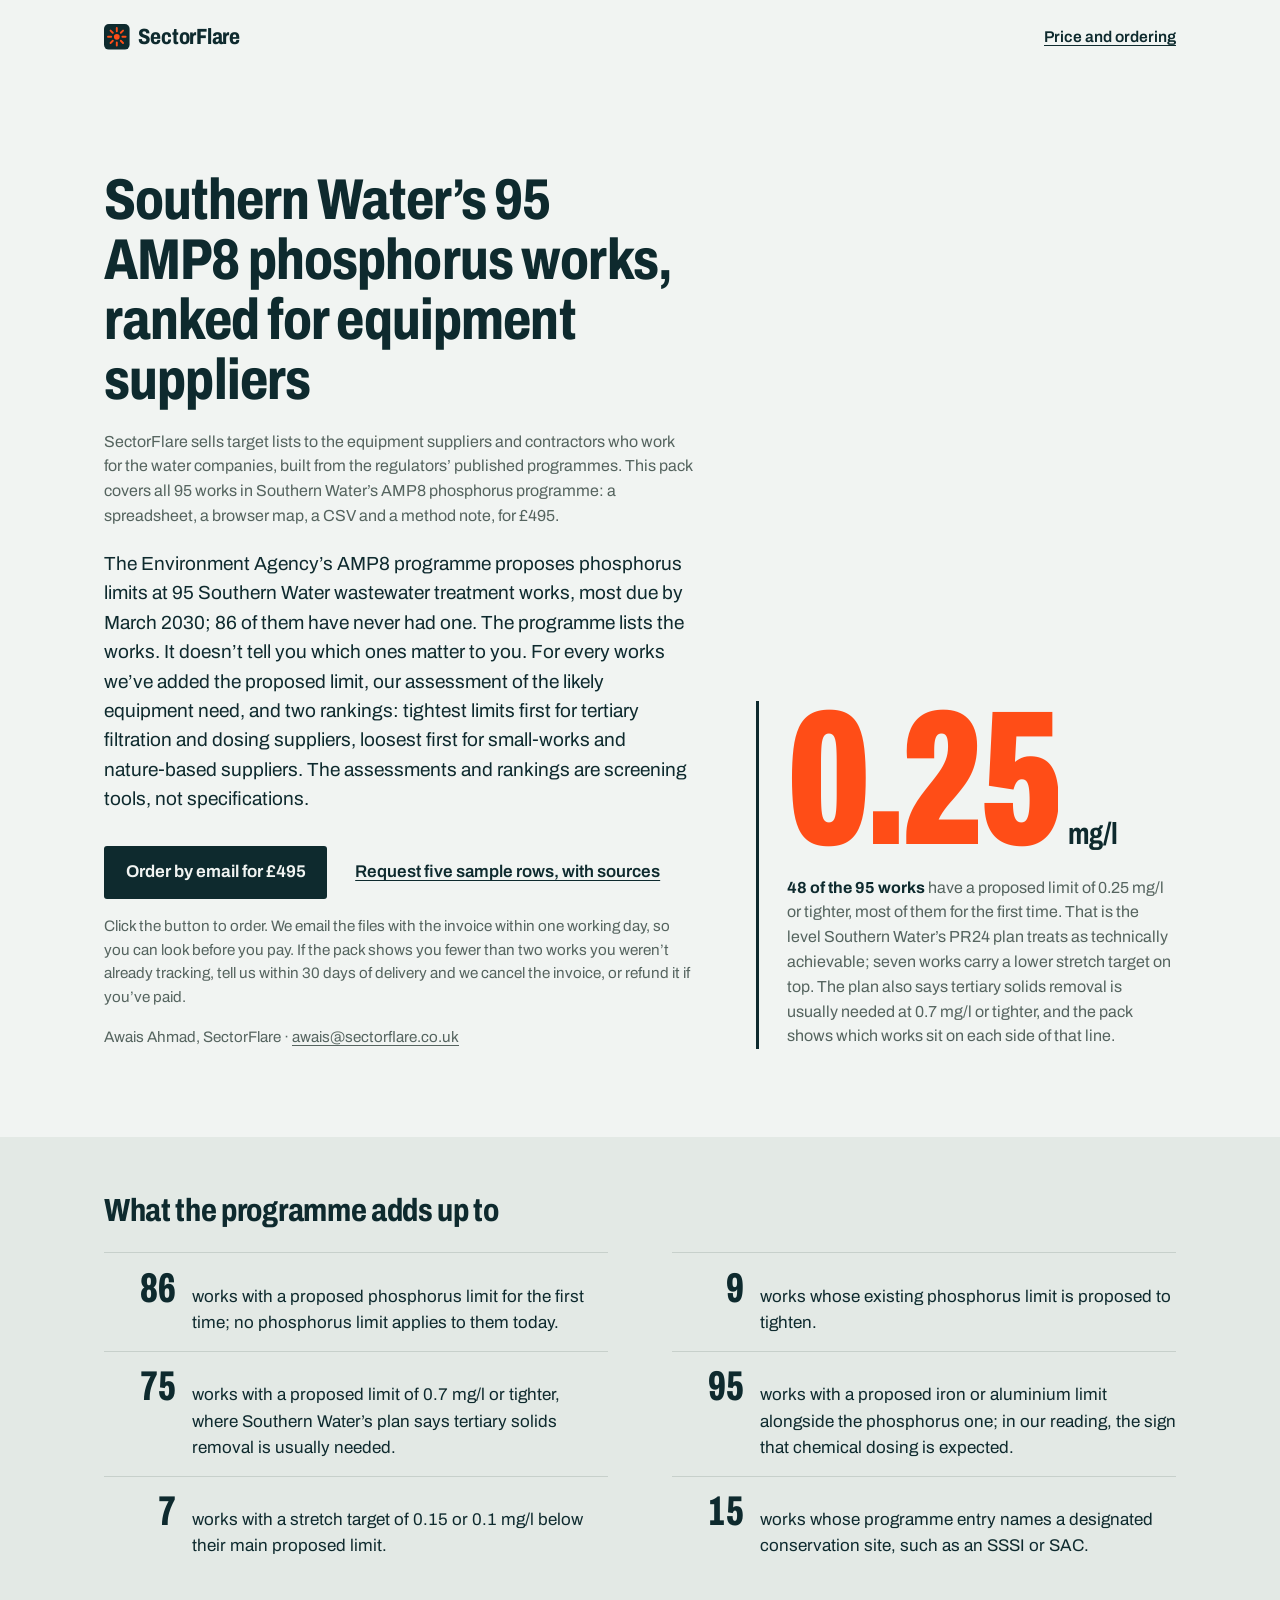
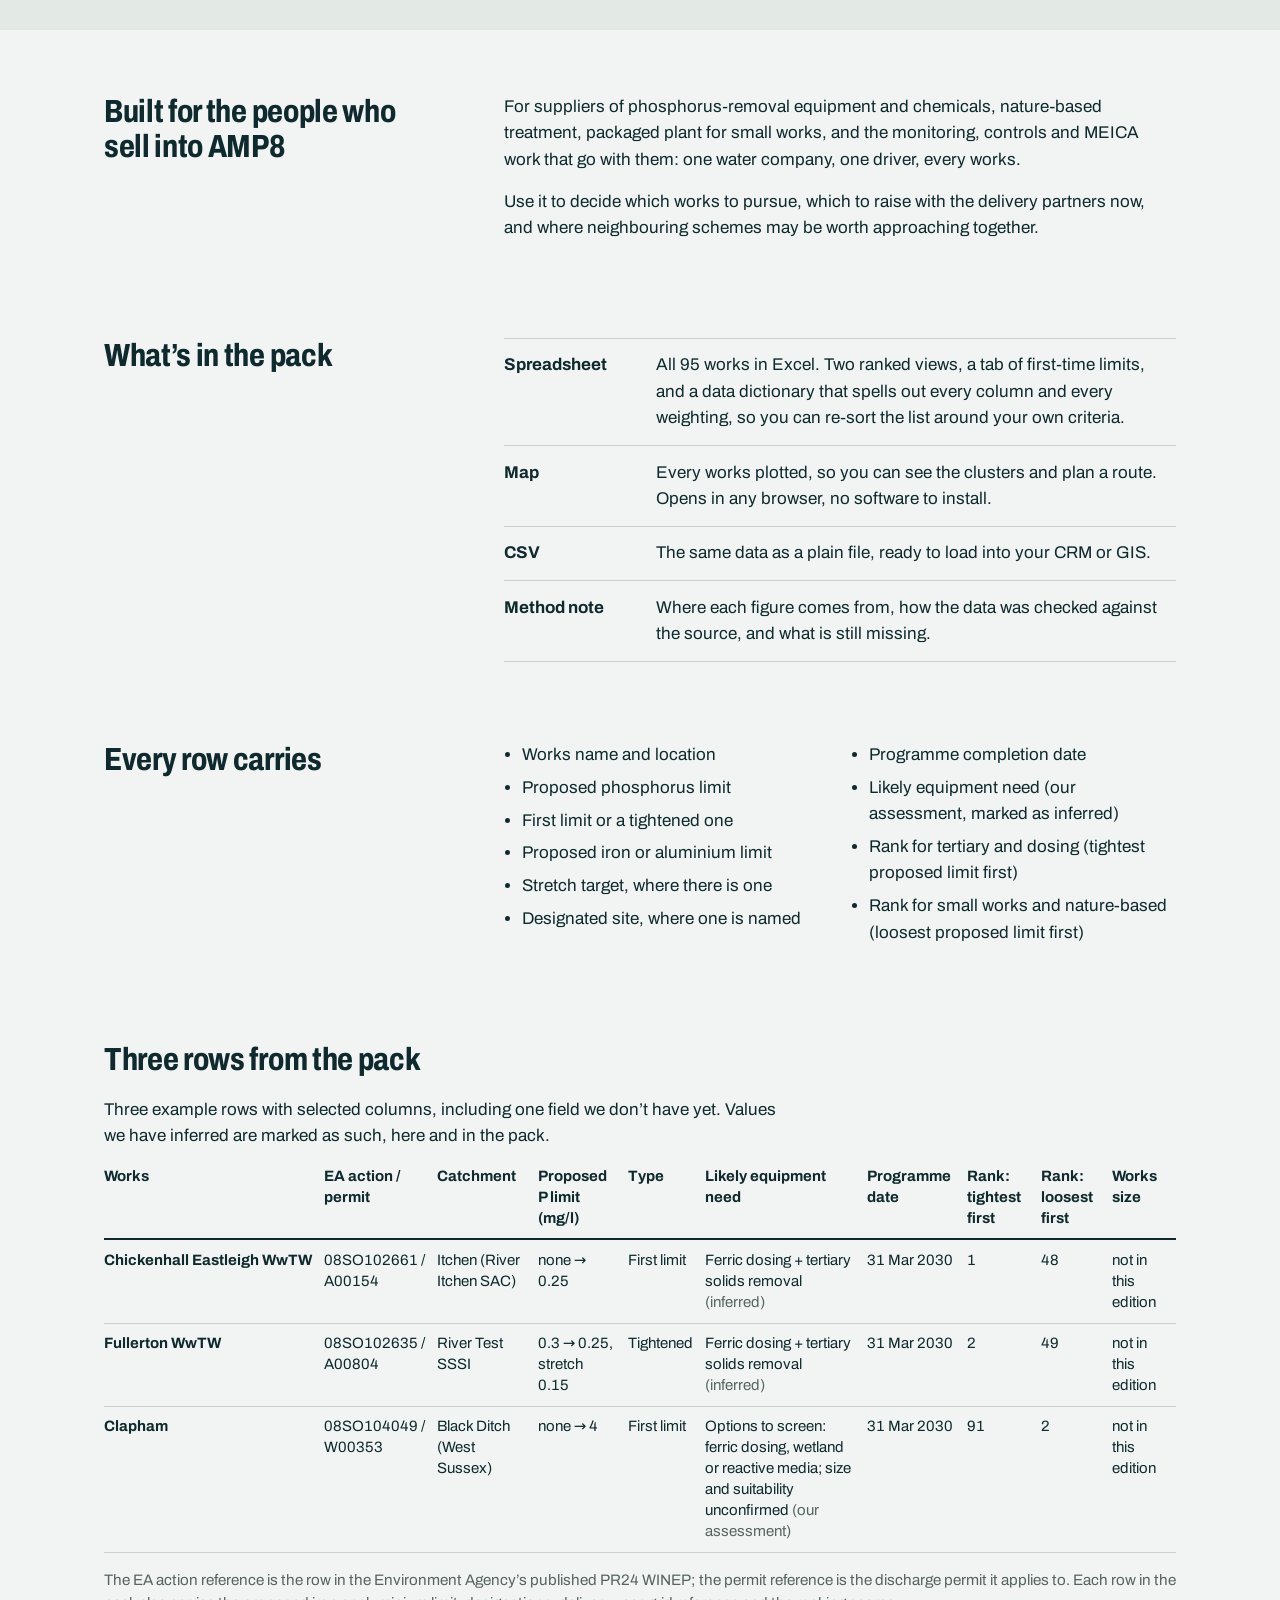
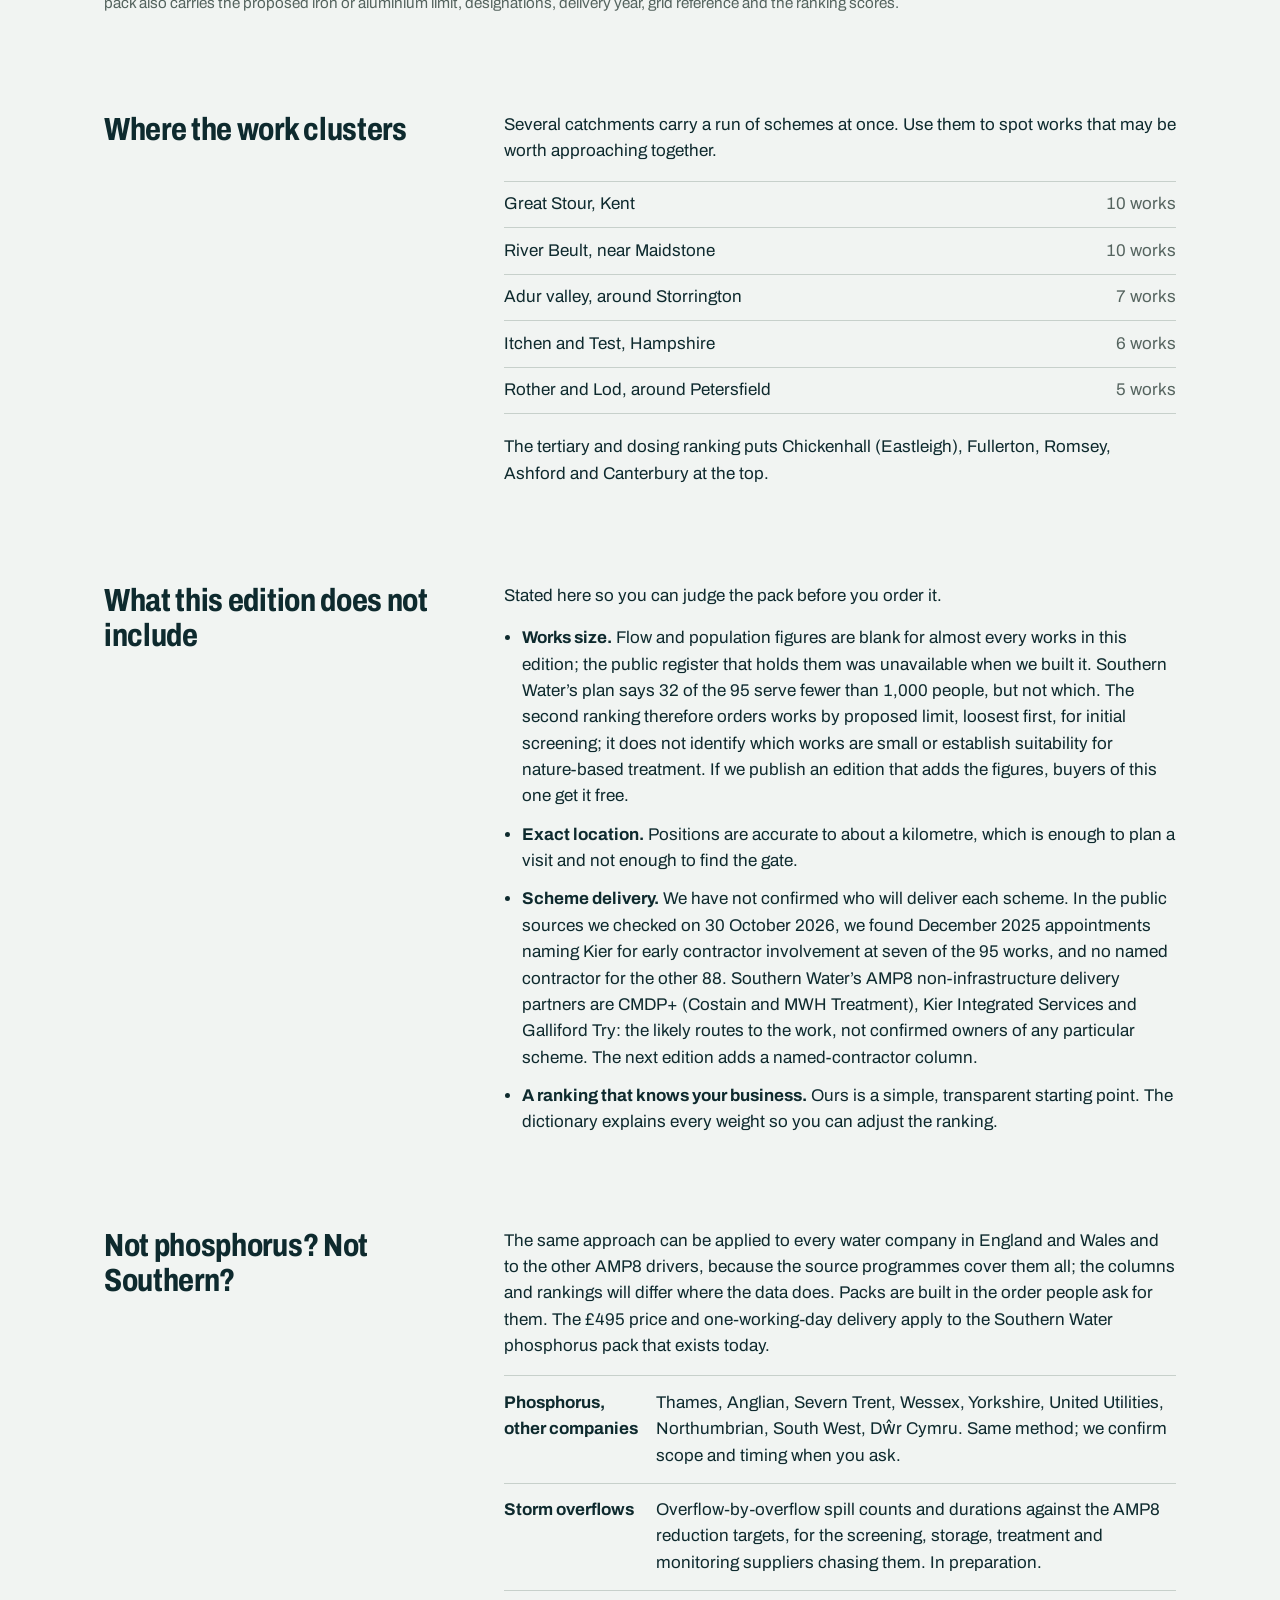
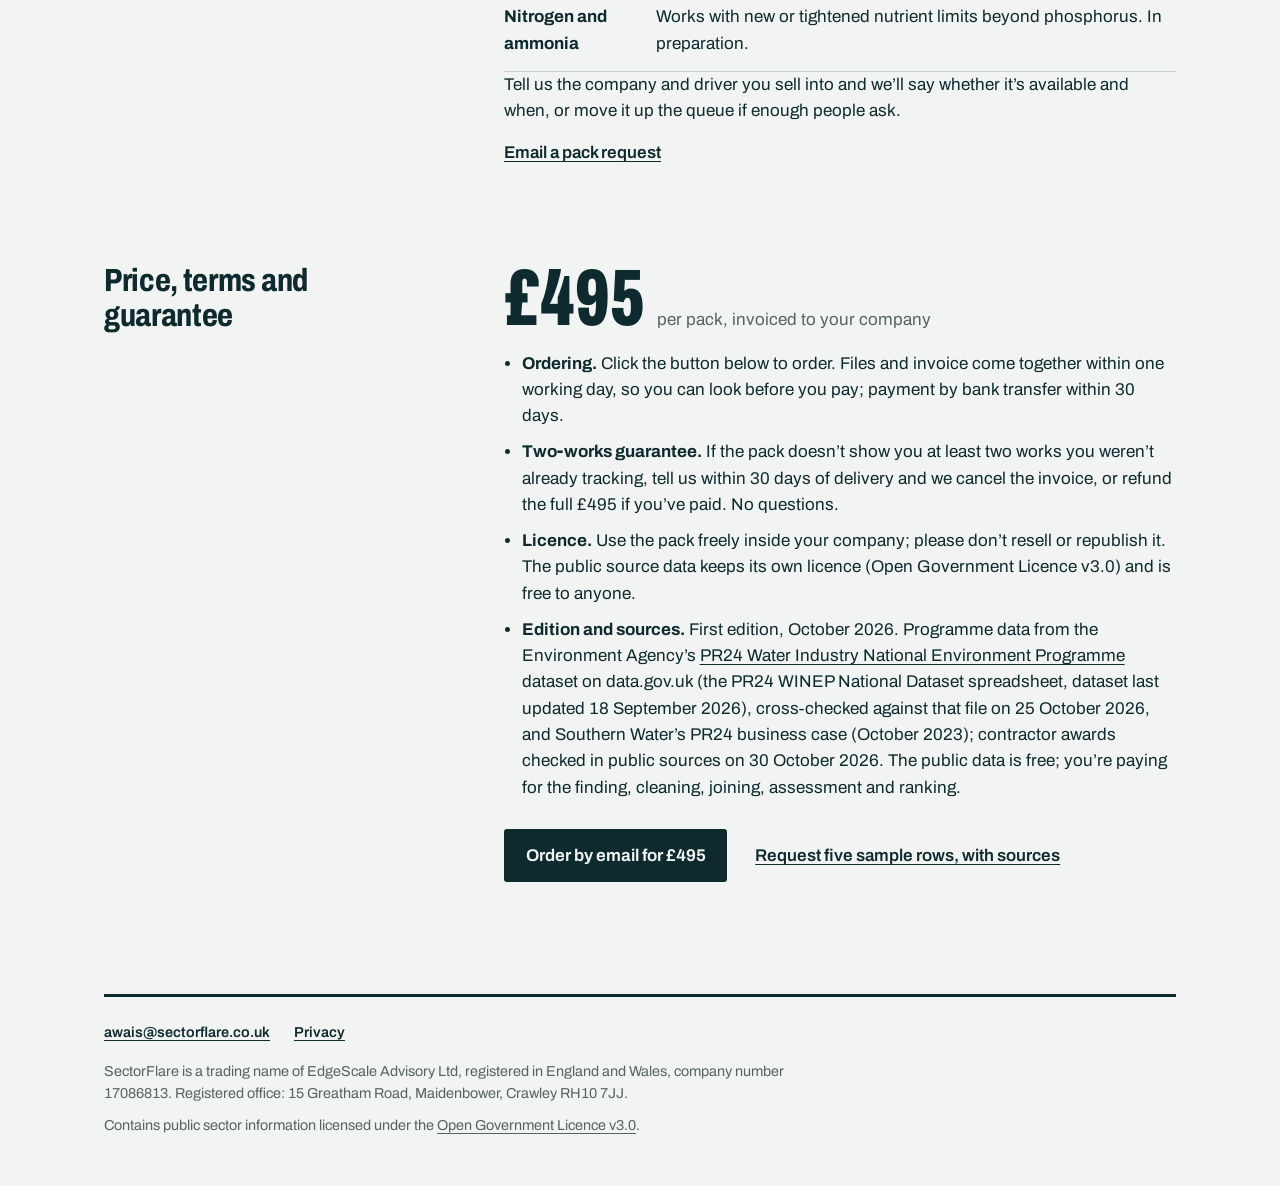
<file: index.html>
<!doctype html>
<html lang="en-GB">
<head>
  <meta charset="utf-8">
  <meta name="viewport" content="width=device-width, initial-scale=1">
  <title>SectorFlare: asset‑level AMP8 target lists. First pack: Southern Water phosphorus</title>
  <meta name="description" content="The 95 Southern Water treatment works with proposed phosphorus limits for AMP8, with our assessment of the likely equipment need at each and two supplier rankings. Spreadsheet, map, CSV and method note. £495.">
  <meta property="og:title" content="Southern Water’s 95 AMP8 phosphorus works, ranked for equipment suppliers">
  <meta property="og:description" content="95 works with their proposed limits, our assessment of likely equipment need, and two supplier rankings. £495.">
  <meta property="og:type" content="website">
  <meta property="og:url" content="https://sectorflare.co.uk/">
  <link rel="canonical" href="https://sectorflare.co.uk/">
  <link rel="icon" href="favicon.svg" type="image/svg+xml">
  <link rel="preload" href="fonts/archivo.woff2" as="font" type="font/woff2" crossorigin>
  <link rel="stylesheet" href="styles.css">
</head>
<body>

<header class="wrap site-head">
  <a class="brand" href="/" aria-label="SectorFlare home">
    <svg viewBox="0 0 32 32" aria-hidden="true"><rect width="32" height="32" rx="6" fill="#0E2A2E"/><g stroke="#FF4D17" stroke-width="2.4" stroke-linecap="round"><path d="M16 5v4M16 23v4M5 16h4M23 16h4M8.2 8.2l2.8 2.8M21 21l2.8 2.8M8.2 23.8l2.8-2.8M21 11l2.8-2.8"/></g><circle cx="16" cy="16" r="3.6" fill="#FF4D17"/></svg>
    SectorFlare
  </a>
  <a class="head-link" href="#order">Price and ordering</a>
</header>

<main>

  <section class="wrap hero" aria-labelledby="title">
    <div>
      <h1 id="title">Southern Water’s 95 AMP8 phosphorus works, ranked for equipment suppliers</h1>
      <p class="brand-line">SectorFlare sells target lists to the equipment suppliers and contractors who work for the water companies, built from the regulators’ published programmes. This pack covers all 95 works in Southern Water’s AMP8 phosphorus programme: a spreadsheet, a browser map, a CSV and a method note, for £495.</p>
      <p class="lead">The Environment Agency’s AMP8 programme proposes phosphorus limits at 95 Southern Water wastewater treatment works, most due by March 2030; 86 of them have never had one. The programme lists the works. It doesn’t tell you which ones matter to you. For every works we’ve added the proposed limit, our assessment of the likely equipment need, and two rankings: tightest limits first for tertiary filtration and dosing suppliers, loosest first for small‑works and nature‑based suppliers. The assessments and rankings are screening tools, not specifications.</p>
      <div class="actions">
        <a class="button" href="mailto:awais@sectorflare.co.uk?subject=Order%3A%20Southern%20Water%20phosphorus%20pack%20%28%C2%A3495%29&amp;body=Please%20send%20the%20Southern%20Water%20phosphorus%20pack%20%28%C2%A3495%29%20with%20the%20invoice%2C%20so%20we%20can%20look%20at%20the%20files%20before%20paying.%0A%0ACompany%20name%3A%0ABilling%20address%3A%0APurchase%20order%20number%20%28if%20you%20use%20them%29%3A%0AEmail%20for%20the%20invoice%3A%0A">Order by email for £495</a>
        <a class="quiet-link" href="mailto:awais@sectorflare.co.uk?subject=Sample%20rows%3A%20Southern%20Water%20phosphorus%20pack&amp;body=Please%20send%20a%20five-row%20sample%2C%20with%20sources%2C%20for%20the%20technology%20or%20area%20below.%0A%0AOur%20technology%20or%20area%20of%20interest%3A%0A">Request five sample rows, with sources</a>
      </div>
      <p class="fine hero-note">Click the button to order. We email the files with the invoice within one working day, so you can look before you pay. If the pack shows you fewer than two works you weren’t already tracking, tell us within 30 days of delivery and we cancel the invoice, or refund it if you’ve paid.</p>
      <p class="fine hero-note">Awais Ahmad, SectorFlare · <a href="mailto:awais@sectorflare.co.uk">awais@sectorflare.co.uk</a></p>
    </div>

    <figure class="limit">
      <div class="limit-figure" aria-hidden="true">
        <span class="limit-value">0.25</span><span class="limit-unit">mg/l</span>
      </div>
      <figcaption><strong>48 of the 95 works</strong> have a proposed limit of 0.25&nbsp;mg/l or tighter, most of them for the first time. That is the level Southern Water’s PR24 plan treats as technically achievable; seven works carry a lower stretch target on top. The plan also says tertiary solids removal is usually needed at 0.7&nbsp;mg/l or tighter, and the pack shows which works sit on each side of that line.</figcaption>
    </figure>
  </section>

  <section class="ledger-band" aria-labelledby="glance">
    <div class="wrap">
      <h2 id="glance" class="glance-head">What the programme adds up to</h2>
      <dl class="ledger">
        <div><dt>86</dt><dd>works with a proposed phosphorus limit for the first time; no phosphorus limit applies to them today.</dd></div>
        <div><dt>9</dt><dd>works whose existing phosphorus limit is proposed to tighten.</dd></div>
        <div><dt>75</dt><dd>works with a proposed limit of 0.7&nbsp;mg/l or tighter, where Southern Water’s plan says tertiary solids removal is usually needed.</dd></div>
        <div><dt>95</dt><dd>works with a proposed iron or aluminium limit alongside the phosphorus one; in our reading, the sign that chemical dosing is expected.</dd></div>
        <div><dt>7</dt><dd>works with a stretch target of 0.15 or 0.1&nbsp;mg/l below their main proposed limit.</dd></div>
        <div><dt>15</dt><dd>works whose programme entry names a designated conservation site, such as an SSSI or SAC.</dd></div>
      </dl>
    </div>
  </section>

  <section class="wrap section" aria-labelledby="who">
    <h2 id="who">Built for the people who sell into AMP8</h2>
    <div class="section-body">
      <p>For suppliers of phosphorus‑removal equipment and chemicals, nature‑based treatment, packaged plant for small works, and the monitoring, controls and MEICA work that go with them: one water company, one driver, every works.</p>
      <p>Use it to decide which works to pursue, which to raise with the delivery partners now, and where neighbouring schemes may be worth approaching together.</p>
    </div>
  </section>

  <section class="wrap section" aria-labelledby="contents">
    <h2 id="contents">What’s in the pack</h2>
    <div class="section-body">
      <ul class="contents">
        <li><b>Spreadsheet</b><span>All 95 works in Excel. Two ranked views, a tab of first‑time limits, and a data dictionary that spells out every column and every weighting, so you can re‑sort the list around your own criteria.</span></li>
        <li><b>Map</b><span>Every works plotted, so you can see the clusters and plan a route. Opens in any browser, no software to install.</span></li>
        <li><b>CSV</b><span>The same data as a plain file, ready to load into your CRM or GIS.</span></li>
        <li><b>Method note</b><span>Where each figure comes from, how the data was checked against the source, and what is still missing.</span></li>
      </ul>
    </div>
  </section>

  <section class="wrap section" aria-labelledby="fields">
    <h2 id="fields">Every row carries</h2>
    <div class="section-body">
      <ul class="fields">
        <li>Works name and location</li>
        <li>Proposed phosphorus limit</li>
        <li>First limit or a tightened one</li>
        <li>Proposed iron or aluminium limit</li>
        <li>Stretch target, where there is one</li>
        <li>Designated site, where one is named</li>
        <li>Programme completion date</li>
        <li>Likely equipment need (our assessment, marked as inferred)</li>
        <li>Rank for tertiary and dosing (tightest proposed limit first)</li>
        <li>Rank for small works and nature‑based (loosest proposed limit first)</li>
      </ul>
    </div>
  </section>

  <section class="wrap section section-wide" aria-labelledby="sample">
    <h2 id="sample">Three rows from the pack</h2>
    <div class="section-body">
      <p>Three example rows with selected columns, including one field we don’t have yet. Values we have inferred are marked as such, here and in the pack.</p>
      <div class="table-scroll">
        <table class="sample">
          <thead>
            <tr><th scope="col">Works</th><th scope="col">EA action / permit</th><th scope="col">Catchment</th><th scope="col">Proposed P limit (mg/l)</th><th scope="col">Type</th><th scope="col">Likely equipment need</th><th scope="col">Programme date</th><th scope="col">Rank: tightest first</th><th scope="col">Rank: loosest first</th><th scope="col">Works size</th></tr>
          </thead>
          <tbody>
            <tr><th scope="row">Chickenhall Eastleigh WwTW</th><td>08SO102661 / A00154</td><td>Itchen (River Itchen SAC)</td><td>none → 0.25</td><td>First limit</td><td>Ferric dosing + tertiary solids removal <em>(inferred)</em></td><td>31 Mar 2030</td><td>1</td><td>48</td><td>not in this edition</td></tr>
            <tr><th scope="row">Fullerton WwTW</th><td>08SO102635 / A00804</td><td>River Test SSSI</td><td>0.3 → 0.25, stretch 0.15</td><td>Tightened</td><td>Ferric dosing + tertiary solids removal <em>(inferred)</em></td><td>31 Mar 2030</td><td>2</td><td>49</td><td>not in this edition</td></tr>
            <tr><th scope="row">Clapham</th><td>08SO104049 / W00353</td><td>Black Ditch (West Sussex)</td><td>none → 4</td><td>First limit</td><td>Options to screen: ferric dosing, wetland or reactive media; size and suitability unconfirmed <em>(our assessment)</em></td><td>31 Mar 2030</td><td>91</td><td>2</td><td>not in this edition</td></tr>
          </tbody>
        </table>
      </div>
      <p class="fine">The EA action reference is the row in the Environment Agency’s published PR24 WINEP; the permit reference is the discharge permit it applies to. Each row in the pack also carries the proposed iron or aluminium limit, designations, delivery year, grid reference and the ranking scores.</p>
    </div>
  </section>

  <section class="wrap section" aria-labelledby="clusters">
    <h2 id="clusters">Where the work clusters</h2>
    <div class="section-body">
      <p>Several catchments carry a run of schemes at once. Use them to spot works that may be worth approaching together.</p>
      <ul class="rivers">
        <li>Great Stour, Kent <span>10 works</span></li>
        <li>River Beult, near Maidstone <span>10 works</span></li>
        <li>Adur valley, around Storrington <span>7 works</span></li>
        <li>Itchen and Test, Hampshire <span>6 works</span></li>
        <li>Rother and Lod, around Petersfield <span>5 works</span></li>
      </ul>
      <p>The tertiary and dosing ranking puts Chickenhall (Eastleigh), Fullerton, Romsey, Ashford and Canterbury at the top.</p>
    </div>
  </section>

  <section class="wrap section" aria-labelledby="gaps">
    <h2 id="gaps">What this edition does not include</h2>
    <div class="section-body">
      <p>Stated here so you can judge the pack before you order it.</p>
      <ul class="gaps">
        <li><b>Works size.</b> Flow and population figures are blank for almost every works in this edition; the public register that holds them was unavailable when we built it. Southern Water’s plan says 32 of the 95 serve fewer than 1,000 people, but not which. The second ranking therefore orders works by proposed limit, loosest first, for initial screening; it does not identify which works are small or establish suitability for nature‑based treatment. If we publish an edition that adds the figures, buyers of this one get it free.</li>
        <li><b>Exact location.</b> Positions are accurate to about a kilometre, which is enough to plan a visit and not enough to find the gate.</li>
        <li><b>Scheme delivery.</b> We have not confirmed who will deliver each scheme. In the public sources we checked on 30 October 2026, we found December 2025 appointments naming Kier for early contractor involvement at seven of the 95 works, and no named contractor for the other 88. Southern Water’s AMP8 non‑infrastructure delivery partners are CMDP+ (Costain and MWH Treatment), Kier Integrated Services and Galliford Try: the likely routes to the work, not confirmed owners of any particular scheme. The next edition adds a named‑contractor column.</li>
        <li><b>A ranking that knows your business.</b> Ours is a simple, transparent starting point. The dictionary explains every weight so you can adjust the ranking.</li>
      </ul>
    </div>
  </section>

  <section class="wrap section" aria-labelledby="pipeline">
    <h2 id="pipeline">Not phosphorus? Not Southern?</h2>
    <div class="section-body">
      <p>The same approach can be applied to every water company in England and Wales and to the other AMP8 drivers, because the source programmes cover them all; the columns and rankings will differ where the data does. Packs are built in the order people ask for them. The £495 price and one‑working‑day delivery apply to the Southern Water phosphorus pack that exists today.</p>
      <ul class="contents">
        <li><b>Phosphorus, other companies</b><span>Thames, Anglian, Severn Trent, Wessex, Yorkshire, United Utilities, Northumbrian, South West, Dŵr Cymru. Same method; we confirm scope and timing when you ask.</span></li>
        <li><b>Storm overflows</b><span>Overflow‑by‑overflow spill counts and durations against the AMP8 reduction targets, for the screening, storage, treatment and monitoring suppliers chasing them. In preparation.</span></li>
        <li><b>Nitrogen and ammonia</b><span>Works with new or tightened nutrient limits beyond phosphorus. In preparation.</span></li>
      </ul>
      <p>Tell us the company and driver you sell into and we’ll say whether it’s available and when, or move it up the queue if enough people ask.</p>
      <p><a class="quiet-link" href="mailto:awais@sectorflare.co.uk?subject=Pack%20request&amp;body=Please%20tell%20me%20whether%20this%20pack%20is%20available%2C%20and%20when.%0A%0AWater%20company%3A%0AAMP8%20driver%20%28for%20example%20phosphorus%2C%20storm%20overflows%2C%20nitrogen%29%3A%0A">Email a pack request</a></p>
    </div>
  </section>

  <section class="wrap section" id="order" aria-labelledby="price">
    <h2 id="price">Price, terms and guarantee</h2>
    <div class="section-body">
      <p class="price"><span class="price-value">£495</span><span class="price-note">per pack, invoiced to your company</span></p>
      <ul class="terms">
        <li><b>Ordering.</b> Click the button below to order. Files and invoice come together within one working day, so you can look before you pay; payment by bank transfer within 30 days.</li>
        <li><b>Two‑works guarantee.</b> If the pack doesn’t show you at least two works you weren’t already tracking, tell us within 30 days of delivery and we cancel the invoice, or refund the full £495 if you’ve paid. No questions.</li>
        <li><b>Licence.</b> Use the pack freely inside your company; please don’t resell or republish it. The public source data keeps its own licence (Open Government Licence v3.0) and is free to anyone.</li>
        <li><b>Edition and sources.</b> First edition, October 2026. Programme data from the Environment Agency’s <a href="https://www.data.gov.uk/dataset/pr24-water-industry-national-environment-programme">PR24 Water Industry National Environment Programme</a> dataset on data.gov.uk (the PR24 WINEP National Dataset spreadsheet, dataset last updated 18 September 2026), cross‑checked against that file on 25 October 2026, and Southern Water’s PR24 business case (October 2023); contractor awards checked in public sources on 30 October 2026. The public data is free; you’re paying for the finding, cleaning, joining, assessment and ranking.</li>
      </ul>
      <div class="actions">
        <a class="button" href="mailto:awais@sectorflare.co.uk?subject=Order%3A%20Southern%20Water%20phosphorus%20pack%20%28%C2%A3495%29&amp;body=Please%20send%20the%20Southern%20Water%20phosphorus%20pack%20%28%C2%A3495%29%20with%20the%20invoice%2C%20so%20we%20can%20look%20at%20the%20files%20before%20paying.%0A%0ACompany%20name%3A%0ABilling%20address%3A%0APurchase%20order%20number%20%28if%20you%20use%20them%29%3A%0AEmail%20for%20the%20invoice%3A%0A">Order by email for £495</a>
        <a class="quiet-link" href="mailto:awais@sectorflare.co.uk?subject=Sample%20rows%3A%20Southern%20Water%20phosphorus%20pack&amp;body=Please%20send%20a%20five-row%20sample%2C%20with%20sources%2C%20for%20the%20technology%20or%20area%20below.%0A%0AOur%20technology%20or%20area%20of%20interest%3A%0A">Request five sample rows, with sources</a>
      </div>
    </div>
  </section>

</main>

<footer class="wrap site-foot">
  <div class="foot-inner">
    <div class="foot-links">
      <a href="mailto:awais@sectorflare.co.uk">awais@sectorflare.co.uk</a>
      <a href="privacy.html">Privacy</a>
    </div>
    <p>SectorFlare is a trading name of EdgeScale Advisory Ltd, registered in England and Wales, company number 17086813. Registered office: 15 Greatham Road, Maidenbower, Crawley RH10 7JJ.</p>
    <p>Contains public sector information licensed under the <a href="https://www.nationalarchives.gov.uk/doc/open-government-licence/version/3/">Open Government Licence v3.0</a>.</p>
  </div>
</footer>

</body>
</html>
</file>
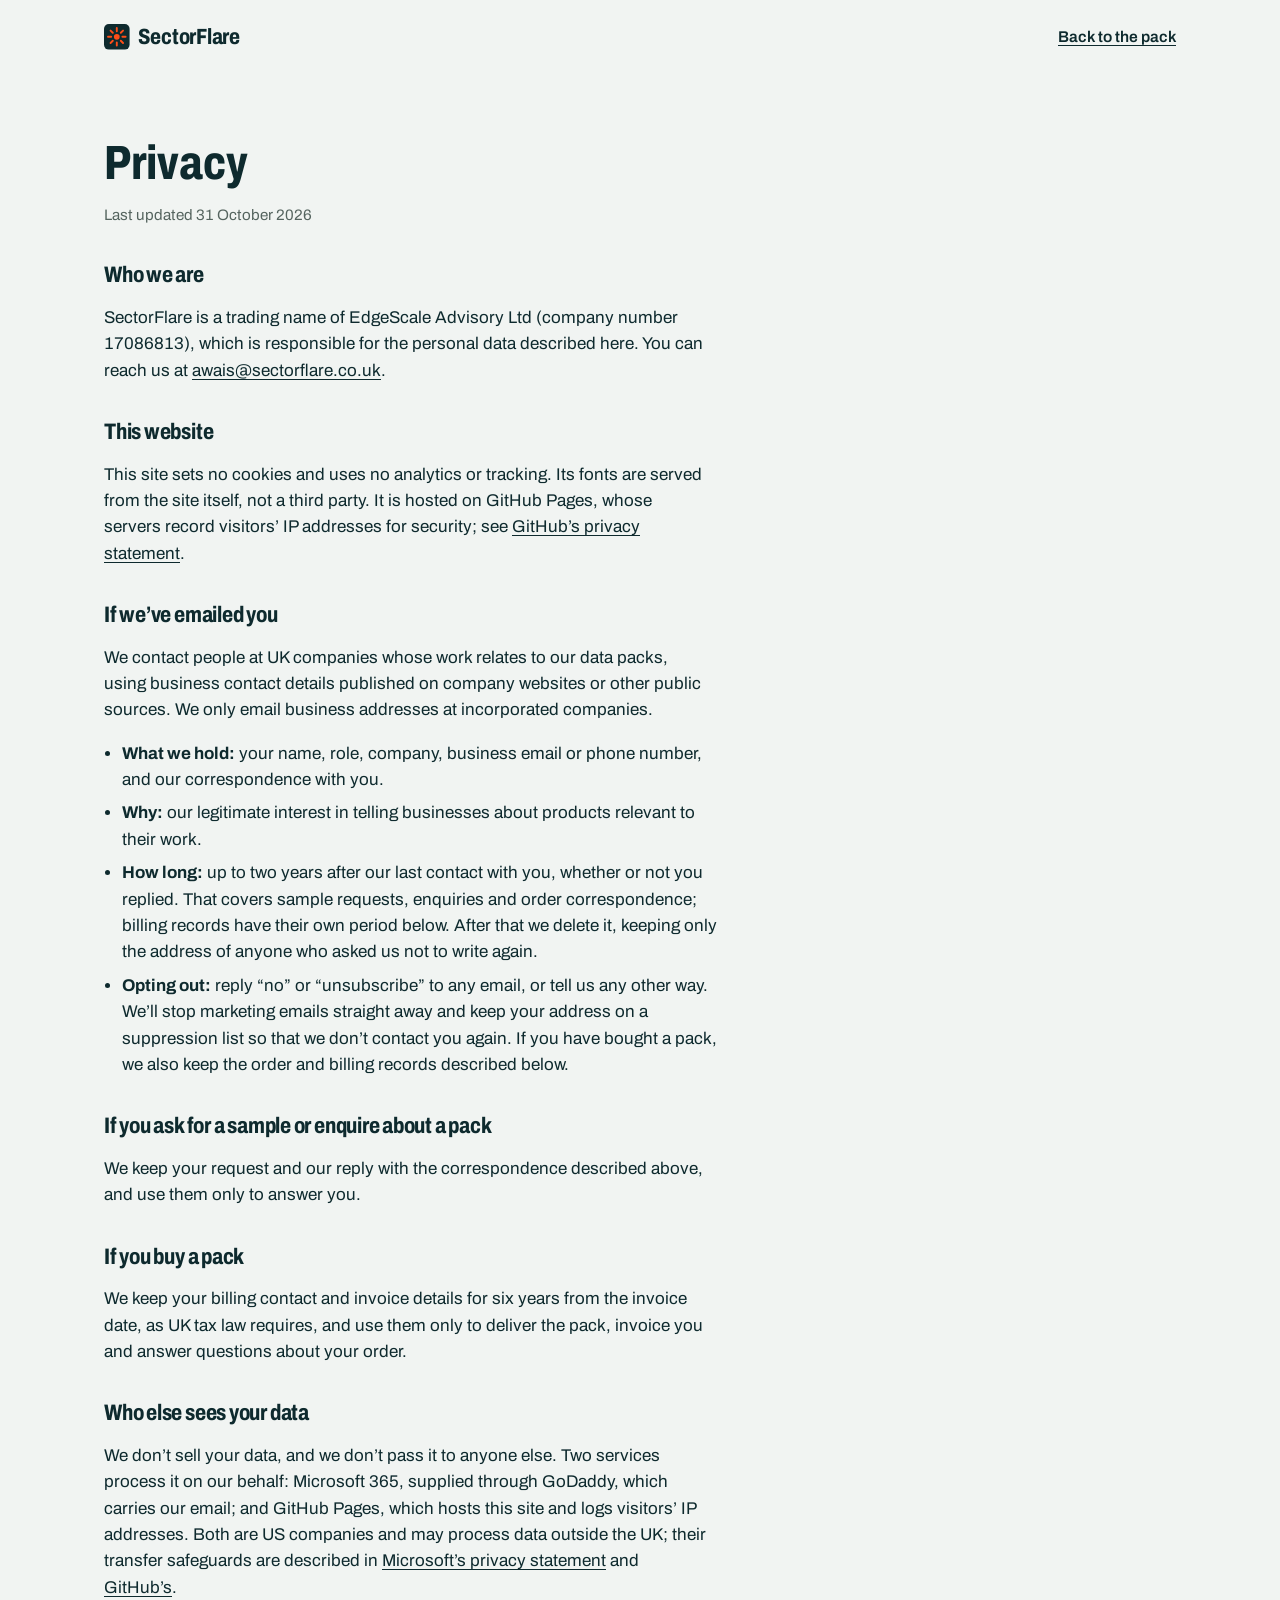
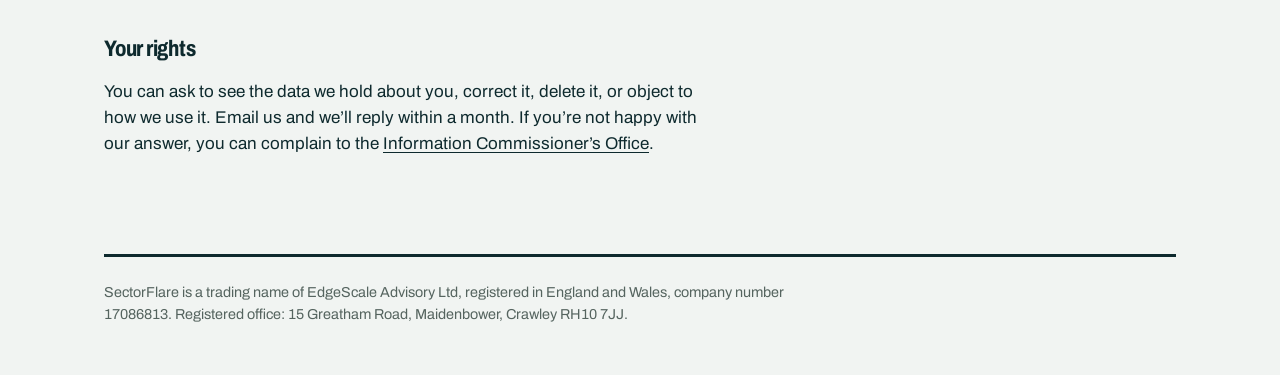
<file: privacy.html>
<!doctype html>
<html lang="en-GB">
<head>
  <meta charset="utf-8">
  <meta name="viewport" content="width=device-width, initial-scale=1">
  <title>Privacy: SectorFlare</title>
  <link rel="canonical" href="https://sectorflare.co.uk/privacy.html">
  <link rel="icon" href="favicon.svg" type="image/svg+xml">
  <link rel="preload" href="fonts/archivo.woff2" as="font" type="font/woff2" crossorigin>
  <link rel="stylesheet" href="styles.css">
</head>
<body>

<header class="wrap site-head">
  <a class="brand" href="/" aria-label="SectorFlare home">
    <svg viewBox="0 0 32 32" aria-hidden="true"><rect width="32" height="32" rx="6" fill="#0E2A2E"/><g stroke="#FF4D17" stroke-width="2.4" stroke-linecap="round"><path d="M16 5v4M16 23v4M5 16h4M23 16h4M8.2 8.2l2.8 2.8M21 21l2.8 2.8M8.2 23.8l2.8-2.8M21 11l2.8-2.8"/></g><circle cx="16" cy="16" r="3.6" fill="#FF4D17"/></svg>
    SectorFlare
  </a>
  <a class="head-link" href="/">Back to the pack</a>
</header>

<main class="wrap">
  <article class="doc">
    <h1>Privacy</h1>
    <p class="fine">Last updated 31 October 2026</p>

    <h2>Who we are</h2>
    <p>SectorFlare is a trading name of EdgeScale Advisory Ltd (company number 17086813), which is responsible for the personal data described here. You can reach us at <a href="mailto:awais@sectorflare.co.uk">awais@sectorflare.co.uk</a>.</p>

    <h2>This website</h2>
    <p>This site sets no cookies and uses no analytics or tracking. Its fonts are served from the site itself, not a third party. It is hosted on GitHub Pages, whose servers record visitors’ IP addresses for security; see <a href="https://docs.github.com/en/site-policy/privacy-policies/github-general-privacy-statement">GitHub’s privacy statement</a>.</p>

    <h2>If we’ve emailed you</h2>
    <p>We contact people at UK companies whose work relates to our data packs, using business contact details published on company websites or other public sources. We only email business addresses at incorporated companies.</p>
    <ul>
      <li><b>What we hold:</b> your name, role, company, business email or phone number, and our correspondence with you.</li>
      <li><b>Why:</b> our legitimate interest in telling businesses about products relevant to their work.</li>
      <li><b>How long:</b> up to two years after our last contact with you, whether or not you replied. That covers sample requests, enquiries and order correspondence; billing records have their own period below. After that we delete it, keeping only the address of anyone who asked us not to write again.</li>
      <li><b>Opting out:</b> reply “no” or “unsubscribe” to any email, or tell us any other way. We’ll stop marketing emails straight away and keep your address on a suppression list so that we don’t contact you again. If you have bought a pack, we also keep the order and billing records described below.</li>
    </ul>

    <h2>If you ask for a sample or enquire about a pack</h2>
    <p>We keep your request and our reply with the correspondence described above, and use them only to answer you.</p>

    <h2>If you buy a pack</h2>
    <p>We keep your billing contact and invoice details for six years from the invoice date, as UK tax law requires, and use them only to deliver the pack, invoice you and answer questions about your order.</p>

    <h2>Who else sees your data</h2>
    <p>We don’t sell your data, and we don’t pass it to anyone else. Two services process it on our behalf: Microsoft 365, supplied through GoDaddy, which carries our email; and GitHub Pages, which hosts this site and logs visitors’ IP addresses. Both are US companies and may process data outside the UK; their transfer safeguards are described in <a href="https://privacy.microsoft.com/en-gb/privacystatement">Microsoft’s privacy statement</a> and <a href="https://docs.github.com/en/site-policy/privacy-policies/github-general-privacy-statement">GitHub’s</a>.</p>

    <h2>Your rights</h2>
    <p>You can ask to see the data we hold about you, correct it, delete it, or object to how we use it. Email us and we’ll reply within a month. If you’re not happy with our answer, you can complain to the <a href="https://ico.org.uk/make-a-complaint/">Information Commissioner’s Office</a>.</p>
  </article>
</main>

<footer class="wrap site-foot">
  <div class="foot-inner">
    <p>SectorFlare is a trading name of EdgeScale Advisory Ltd, registered in England and Wales, company number 17086813. Registered office: 15 Greatham Road, Maidenbower, Crawley RH10 7JJ.</p>
  </div>
</footer>

</body>
</html>
</file>
<file: styles.css>
@font-face {
  font-family: "Archivo";
  font-style: normal;
  font-display: swap;
  font-weight: 100 900;
  font-stretch: 62% 125%;
  src: url("fonts/archivo.woff2") format("woff2-variations"), url("fonts/archivo.woff2") format("woff2");
}

:root {
  --paper: #F1F4F2;
  --ink: #0E2A2E;
  --silt: #55645F;
  --rule: #C7D0CB;
  --wash: #E3E9E5;
  --flare: #FF4D17;
  --measure: 38rem;
  --gutter: clamp(1rem, 4vw, 2.5rem);
}

*, *::before, *::after { box-sizing: border-box; }

html { -webkit-text-size-adjust: 100%; }

body {
  margin: 0;
  background: var(--paper);
  color: var(--ink);
  font-family: "Archivo", system-ui, sans-serif;
  font-size: 1.0625rem;
  line-height: 1.55;
  font-stretch: 100%;
  font-variant-numeric: tabular-nums;
}

a { color: inherit; text-decoration-thickness: 1px; text-underline-offset: 0.18em; }
a:hover { text-decoration-thickness: 2px; }

:focus-visible {
  outline: 3px solid var(--flare);
  outline-offset: 3px;
  border-radius: 2px;
}

.wrap {
  max-width: 72rem;
  margin: 0 auto;
  padding: 0 var(--gutter);
}

/* Header */
.site-head {
  display: flex;
  align-items: center;
  justify-content: space-between;
  gap: 1rem;
  padding-top: 1.25rem;
  padding-bottom: 1.25rem;
}
.brand {
  display: inline-flex;
  align-items: center;
  gap: 0.55rem;
  text-decoration: none;
  font-weight: 750;
  font-stretch: 80%;
  font-size: 1.375rem;
  letter-spacing: -0.01em;
}
.brand svg { width: 1.6rem; height: 1.6rem; flex: none; }
.head-link { font-weight: 600; font-size: 0.975rem; }

/* Hero */
.hero {
  display: grid;
  grid-template-columns: minmax(0, 7fr) minmax(0, 5fr);
  gap: clamp(2rem, 5vw, 4.5rem);
  align-items: end;
  padding-top: clamp(2.5rem, 8vw, 6rem);
  padding-bottom: clamp(3rem, 7vw, 5.5rem);
}
.hero h1 {
  margin: 0 0 1.25rem;
  font-size: clamp(2.1rem, 4.6vw, 3.6rem);
  line-height: 1.04;
  font-weight: 760;
  font-stretch: 78%;
  letter-spacing: -0.015em;
  max-width: 20ch;
}
.brand-line {
  margin: 0 0 1.25rem;
  max-width: var(--measure);
  color: var(--silt);
  font-size: 1rem;
}
.lead {
  margin: 0 0 2rem;
  max-width: var(--measure);
  font-size: 1.1875rem;
  color: var(--ink);
}
.actions {
  display: flex;
  flex-wrap: wrap;
  align-items: center;
  gap: 1rem 1.75rem;
}
.button {
  display: inline-block;
  background: var(--ink);
  color: var(--paper);
  text-decoration: none;
  font-weight: 650;
  padding: 0.85rem 1.35rem;
  border-radius: 3px;
}
.button:hover { background: #17414A; }
.quiet-link { font-weight: 600; }
.hero-note { margin: 1rem 0 0; max-width: var(--measure); }

/* The limit figure */
.limit {
  margin: 0;
  border-left: 3px solid var(--ink);
  padding-left: clamp(1rem, 2.5vw, 1.75rem);
}
.limit-figure {
  display: flex;
  align-items: baseline;
  gap: 0.6rem;
  line-height: 0.82;
  margin-bottom: 1.1rem;
}
.limit-value {
  font-size: clamp(6.5rem, 15vw, 12.5rem);
  font-weight: 860;
  font-stretch: 62%;
  letter-spacing: -0.03em;
  color: var(--flare);
}
.limit-unit {
  font-size: clamp(1.3rem, 2.4vw, 1.9rem);
  font-weight: 700;
  font-stretch: 75%;
}
.limit figcaption {
  max-width: 24rem;
  font-size: 1rem;
  color: var(--silt);
}
.limit figcaption strong { color: var(--ink); }

@media (prefers-reduced-motion: no-preference) {
  .limit-value {
    display: inline-block;
    animation: rise 900ms cubic-bezier(.2,.7,.1,1) 150ms both;
  }
  @keyframes rise {
    from { transform: translateY(0.25em); opacity: 0; clip-path: inset(100% 0 0 0); }
    to { transform: none; opacity: 1; clip-path: inset(0 0 0 0); }
  }
}

/* Ledger of counts */
.ledger-band {
  background: var(--wash);
  padding-top: clamp(2.5rem, 5vw, 3.5rem);
  padding-bottom: clamp(2.5rem, 5vw, 3.5rem);
}
.ledger-band h2 { margin-top: 0; }
.glance-head { margin-bottom: 1.5rem; }
.ledger {
  display: grid;
  grid-template-columns: repeat(2, minmax(0, 1fr));
  gap: 0 clamp(2rem, 5vw, 4rem);
  margin: 0;
}
.ledger div {
  display: grid;
  grid-template-columns: 4.5rem minmax(0, 1fr);
  gap: 1rem;
  align-items: baseline;
  padding: 0.9rem 0;
  border-top: 1px solid var(--rule);
}
.ledger dt {
  font-size: 2.6rem;
  line-height: 1;
  font-weight: 800;
  font-stretch: 62%;
  text-align: right;
}
.ledger dd { margin: 0; max-width: 30rem; }

/* Sections */
.section {
  display: grid;
  grid-template-columns: minmax(0, 4fr) minmax(0, 8fr);
  gap: 1rem clamp(2rem, 5vw, 4.5rem);
  padding-top: clamp(2.5rem, 6vw, 4rem);
  padding-bottom: clamp(0.5rem, 2vw, 1rem);
}
h2 {
  margin: 0;
  font-size: clamp(1.5rem, 2.6vw, 2rem);
  line-height: 1.1;
  font-weight: 740;
  font-stretch: 80%;
  letter-spacing: -0.01em;
}
.section-body { max-width: 42rem; }
.section-wide { grid-template-columns: minmax(0, 1fr); }
.section-wide .section-body { max-width: none; }
.section-wide h2 { margin-bottom: 0.25rem; }
.section-wide .section-body > p:first-child { max-width: 42rem; }
.section-body > :first-child { margin-top: 0; }
.section-body p { margin: 0 0 1rem; }

.contents { margin: 0; padding: 0; list-style: none; }
.contents li {
  display: grid;
  grid-template-columns: 8.5rem minmax(0, 1fr);
  gap: 1rem;
  padding: 0.85rem 0;
  border-top: 1px solid var(--rule);
}
.contents li:last-child { border-bottom: 1px solid var(--rule); }
.contents b { font-weight: 700; }

.fields {
  columns: 2;
  column-gap: 2.5rem;
  margin: 0 0 1rem;
  padding-left: 1.1rem;
}
.fields li { break-inside: avoid; margin-bottom: 0.4rem; }

.rivers { margin: 0 0 1.25rem; padding: 0; list-style: none; }
.rivers li {
  display: flex;
  justify-content: space-between;
  gap: 1rem;
  padding: 0.6rem 0;
  border-bottom: 1px solid var(--rule);
}
.rivers li:first-child { border-top: 1px solid var(--rule); }
.rivers span { color: var(--silt); text-align: right; }

.gaps { margin: 0; padding-left: 1.1rem; }
.gaps li { margin-bottom: 0.75rem; }

/* Sample table */
.table-scroll { overflow-x: auto; margin: 0 0 1rem; -webkit-overflow-scrolling: touch; }
.sample { border-collapse: collapse; width: 100%; min-width: 52rem; font-size: 0.9375rem; line-height: 1.4; }
.sample th, .sample td { text-align: left; vertical-align: top; padding: 0.6rem 0.75rem 0.6rem 0; border-top: 1px solid var(--rule); }
.sample thead th { font-weight: 700; border-top: none; border-bottom: 2px solid var(--ink); padding-top: 0; }
.sample tbody th { font-weight: 700; white-space: nowrap; }
.sample tbody tr:last-child th, .sample tbody tr:last-child td { border-bottom: 1px solid var(--rule); }
.sample em { font-style: normal; color: var(--silt); }

/* Price */
.price {
  display: flex;
  align-items: baseline;
  gap: 0.75rem;
  margin: 0 0 1.25rem;
}
.price-value {
  font-size: clamp(3.5rem, 7vw, 5rem);
  line-height: 0.9;
  font-weight: 840;
  font-stretch: 62%;
}
.price-note { color: var(--silt); }
.terms { margin: 0 0 1.75rem; padding-left: 1.1rem; }
.terms li { margin-bottom: 0.6rem; }

.fine { color: var(--silt); font-size: 0.95rem; }

/* Footer */
.site-foot {
  margin-top: clamp(3rem, 8vw, 6rem);
  padding-bottom: 2.5rem;
  font-size: 0.9rem;
  color: var(--silt);
}
.foot-inner {
  border-top: 3px solid var(--ink);
  padding-top: 1.5rem;
}
.site-foot p { margin: 0 0 0.6rem; max-width: 46rem; }
.foot-links { display: flex; flex-wrap: wrap; gap: 0.5rem 1.5rem; margin-bottom: 1rem; color: var(--ink); font-weight: 600; }

/* Privacy page */
.doc { max-width: 42rem; padding-top: clamp(2rem, 6vw, 4rem); }
.doc h1 {
  margin: 0 0 0.75rem;
  font-size: clamp(2rem, 4.5vw, 3rem);
  line-height: 1.05;
  font-weight: 760;
  font-stretch: 78%;
}
.doc h2 { margin: 2.25rem 0 0.6rem; font-size: 1.4rem; }
.doc p, .doc li { max-width: var(--measure); }
.doc ul { padding-left: 1.1rem; }
.doc li { margin-bottom: 0.45rem; }

/* Mobile */
@media (max-width: 52rem) {
  .hero, .section { grid-template-columns: minmax(0, 1fr); }
  .hero { align-items: start; }
  .ledger { grid-template-columns: minmax(0, 1fr); }
  .fields { columns: 1; }
}
@media (max-width: 30rem) {
  body { font-size: 1rem; }
  .lead { font-size: 1.0625rem; }
  .contents li { grid-template-columns: minmax(0, 1fr); gap: 0.15rem; }
  .ledger div { grid-template-columns: 3.6rem minmax(0, 1fr); }
  .ledger dt { font-size: 2.2rem; }
  .head-link { font-size: 0.9rem; }
}

@media print {
  body { background: #fff; }
  .ledger-band { background: none; }
  .actions { display: none; }
}
</file>
